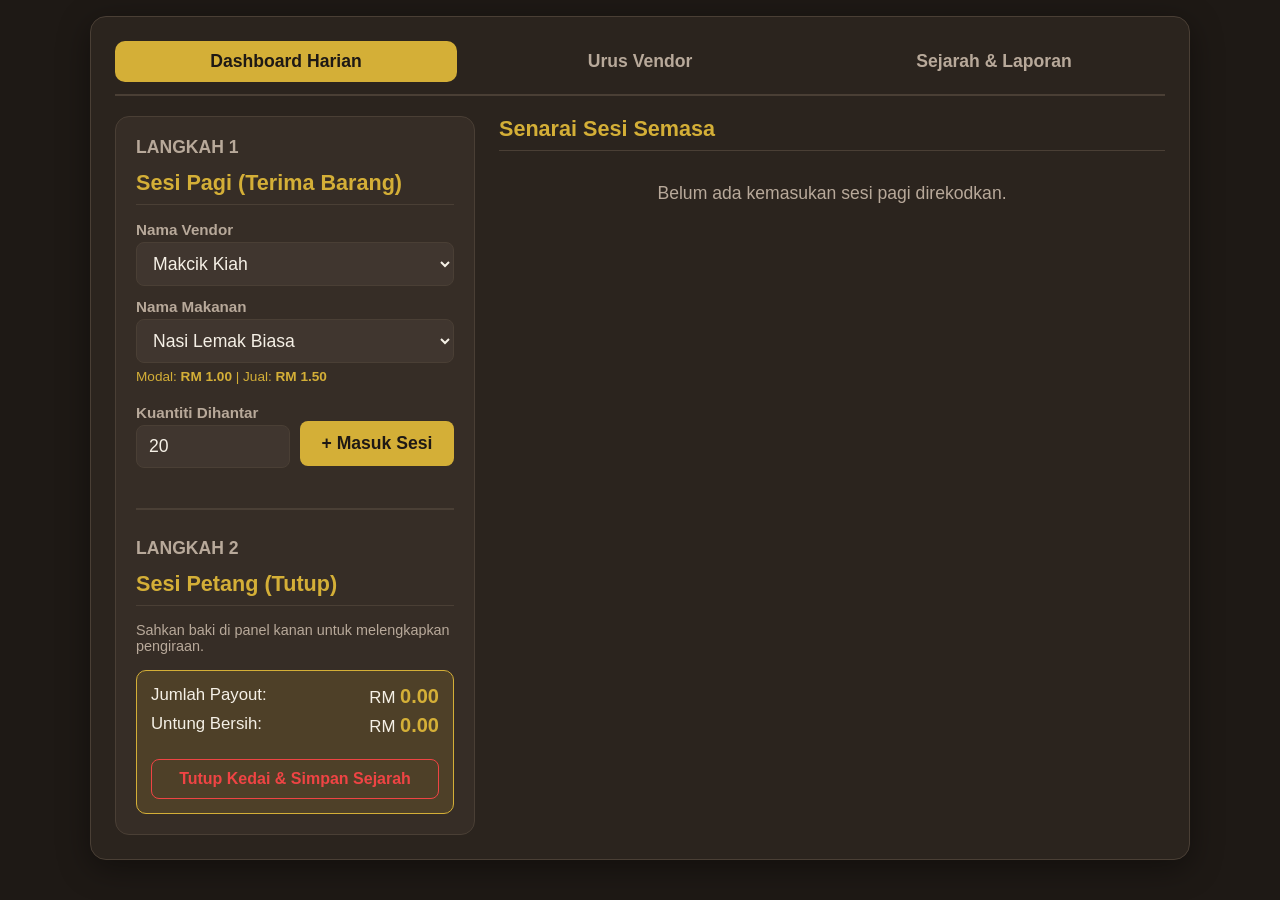
<file: index.html>
<!DOCTYPE html>
<html lang="en">

<head>
    <meta charset="UTF-8">
    <meta name="viewport" content="width=device-width, initial-scale=1.0">
    <title>Sistem Warung</title>
    <link rel="stylesheet" href="style.css">
    <link rel="manifest" href="manifest.json">
    <meta name="view-transition" content="same-origin">
    <meta name="apple-mobile-web-app-capable" content="yes">
    <meta name="apple-mobile-web-app-status-bar-style" content="black-translucent">
    <link rel="apple-touch-icon" href="icon.png">
</head>

<body>
    <div class="container">
        <nav class="nav-menu">
            <a href="index.html" class="active">Dashboard Harian</a>
            <a href="vendors.html">Urus Vendor</a>
            <a href="sejarah.html">Sejarah & Laporan</a>
        </nav>

        <div class="dashboard-grid">
            <!-- Left Side: Workflow Form -->
            <div class="form-panel">
                <h2 style="font-size: 1.1rem; color: var(--text-muted); border-bottom: none; margin-bottom: 4px;">
                    LANGKAH 1</h2>
                <h2 style="margin-top: 0; padding-top: 0;">Sesi Pagi (Terima Barang)</h2>

                <div class="form-group">
                    <label>Nama Vendor</label>
                    <select id="vendorName"></select>
                </div>

                <div class="form-group" style="margin-bottom: 20px;">
                    <label>Nama Makanan</label>
                    <select id="foodName" style="margin-bottom: 6px;"></select>
                    <p id="pricePreview" style="font-size: 0.85rem; color: var(--accent-gold);"></p>
                </div>

                <div class="form-row">
                    <div class="form-group">
                        <label>Kuantiti Dihantar</label>
                        <input type="number" id="qtyHantar" value="20" min="1">
                    </div>
                    <div class="form-group" style="display: flex; align-items: flex-end;">
                        <button id="btnTambahPagi" class="btn-primary" style="margin-bottom: 2px;">+ Masuk Sesi</button>
                    </div>
                </div>

                <hr style="border: 1px solid var(--border-color); margin: 28px 0;">

                <h2 style="font-size: 1.1rem; color: var(--text-muted); border-bottom: none; margin-bottom: 4px;">
                    LANGKAH 2</h2>
                <h2 style="margin-top: 0; padding-top: 0;">Sesi Petang (Tutup)</h2>
                <p style="font-size: 0.9rem; color: var(--text-muted); margin-bottom: 12px;">Sahkan baki di panel kanan
                    untuk melengkapkan pengiraan.</p>

                <div class="results grand-total">
                    <p>Jumlah Payout: <span>RM <b id="grandPayout">0.00</b></span></p>
                    <p>Untung Bersih: <span>RM <b id="grandUntung">0.00</b></span></p>
                    <button id="btnTutup" class="btn-danger" style="margin-top: 16px;">Tutup Kedai & Simpan
                        Sejarah</button>
                </div>
            </div>

            <!-- Right Side: Active Session Feed -->
            <div class="feed-panel">
                <h2 style="text-align: left; margin-bottom: 12px;">Senarai Sesi Semasa</h2>
                <div id="senaraiContainer"></div>
            </div>
        </div>
    </div>

    <script src="database.js"></script>
    <script src="app.js"></script>
    <script>
        if ('serviceWorker' in navigator) {
            window.addEventListener('load', () => { navigator.serviceWorker.register('sw.js'); });
        }
    </script>
</body>

</html>
</file>
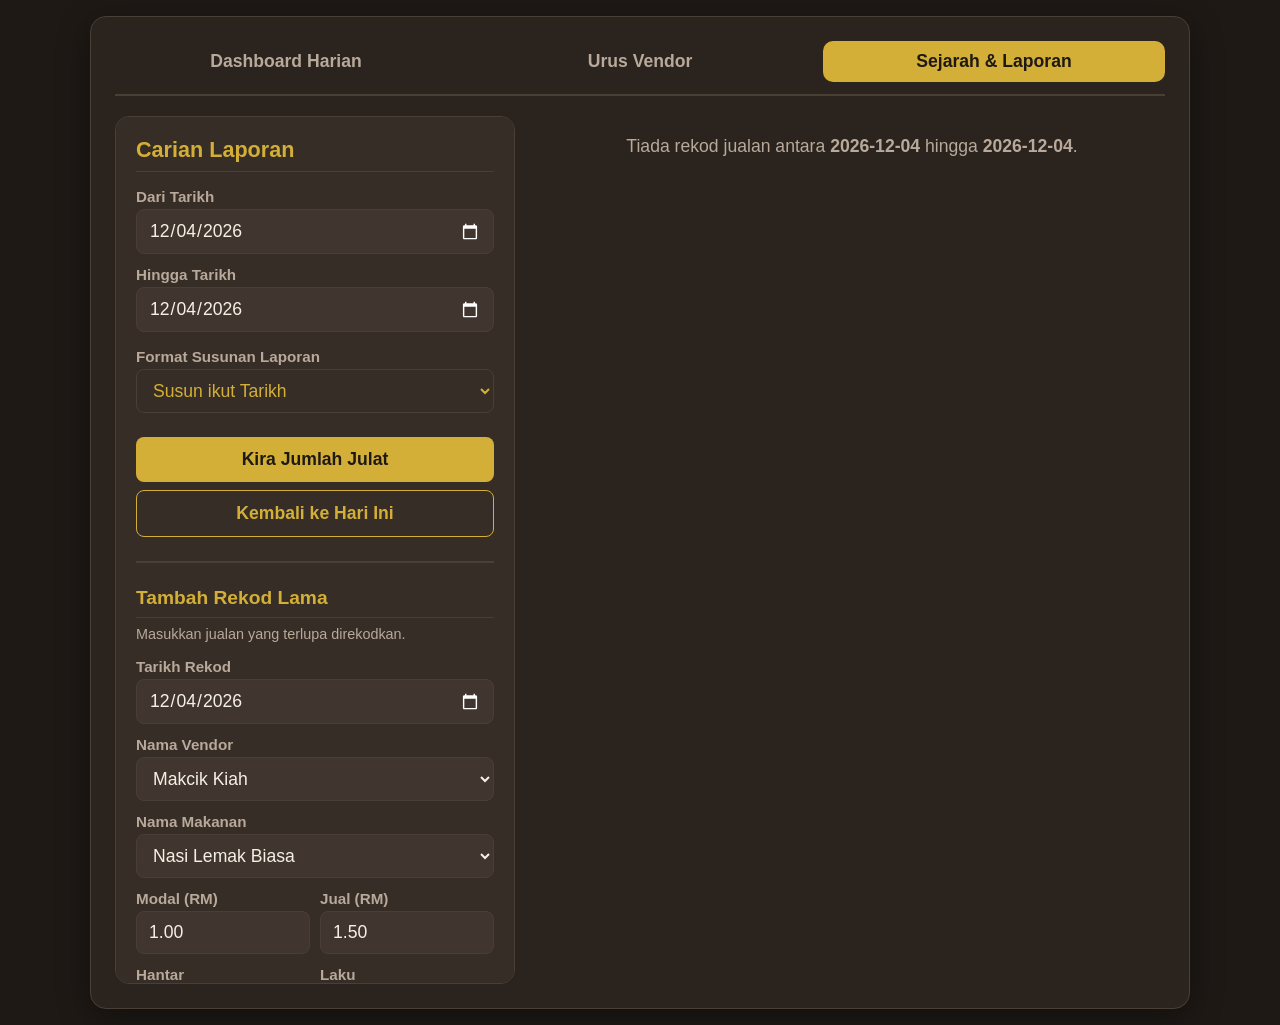
<file: sejarah.html>
<!DOCTYPE html>
<html lang="en">

<head>
    <meta charset="UTF-8">
    <meta name="viewport" content="width=device-width, initial-scale=1.0">
    <title>Sistem Warung - Sejarah</title>
    <link rel="stylesheet" href="style.css">
    <link rel="manifest" href="manifest.json">
    <meta name="view-transition" content="same-origin">
    <meta name="apple-mobile-web-app-capable" content="yes">
    <meta name="apple-mobile-web-app-status-bar-style" content="black-translucent">
</head>

<body>
    <div class="container">
        <nav class="nav-menu">
            <a href="index.html">Dashboard Harian</a>
            <a href="vendors.html">Urus Vendor</a>
            <a href="sejarah.html" class="active">Sejarah & Laporan</a>
        </nav>

        <div class="management-grid">
            <div class="form-panel">
                <h2>Carian Laporan</h2>

                <div class="form-group">
                    <label>Dari Tarikh</label>
                    <input type="date" id="tarikhMula">
                </div>
                <div class="form-group">
                    <label>Hingga Tarikh</label>
                    <input type="date" id="tarikhAkhir">
                </div>

                <!-- NEW: Sorting Format Dropdown -->
                <div class="form-group" style="margin-top: 16px;">
                    <label>Format Susunan Laporan</label>
                    <select id="formatPaparan" style="background-color: var(--bg-card); color: var(--accent-gold);">
                        <option value="byDate">Susun ikut Tarikh</option>
                        <option value="byFood">Susun ikut Makanan</option>
                    </select>
                </div>

                <button id="btnFilterRange" class="btn-primary" style="margin-top: 12px;">Kira Jumlah Julat</button>
                <button id="btnSetHariIni" class="btn-primary"
                    style="margin-top: 8px; background-color: transparent; border: 1.5px solid var(--accent-gold); color: var(--accent-gold);">Kembali
                    ke Hari Ini</button>

                <hr style="border: 1px solid var(--border-color); margin: 24px 0;">

                <h2 style="font-size: 1.2rem; margin-bottom: 8px;">Tambah Rekod Lama</h2>
                <p style="font-size: 0.9rem; color: var(--text-muted); margin-bottom: 16px;">Masukkan jualan yang
                    terlupa direkodkan.</p>

                <div class="form-group">
                    <label>Tarikh Rekod</label>
                    <input type="date" id="manualTarikh">
                </div>
                <div class="form-group">
                    <label>Nama Vendor</label>
                    <select id="manualVendorName"></select>
                </div>
                <div class="form-group">
                    <label>Nama Makanan</label>
                    <select id="manualFoodName"></select>
                </div>

                <div class="form-row">
                    <div class="form-group">
                        <label>Modal (RM)</label>
                        <input type="number" id="manualHargaV" value="1.00" step="0.10">
                    </div>
                    <div class="form-group">
                        <label>Jual (RM)</label>
                        <input type="number" id="manualHargaJ" value="1.50" step="0.10">
                    </div>
                </div>

                <div class="form-row">
                    <div class="form-group">
                        <label>Hantar</label>
                        <input type="number" id="manualQtyHantar" value="20">
                    </div>
                    <div class="form-group">
                        <label>Laku</label>
                        <input type="number" id="manualQtyLaku" value="0">
                    </div>
                </div>

                <button id="btnTambahManual" class="btn-primary">+ Tambah ke Sejarah</button>
            </div>

            <div class="feed-panel">
                <div id="sejarahContainer">
                    <p style="text-align:center; color: var(--text-muted); margin-top:20px; font-size: 1.1rem;">Sila
                        pilih tarikh untuk melihat rekod.</p>
                </div>
            </div>
        </div>
    </div>

    <script src="database.js"></script>
    <script src="sejarah.js"></script>
    <script>
        if ('serviceWorker' in navigator) {
            window.addEventListener('load', () => { navigator.serviceWorker.register('sw.js'); });
        }
    </script>
</body>

</html>
</file>
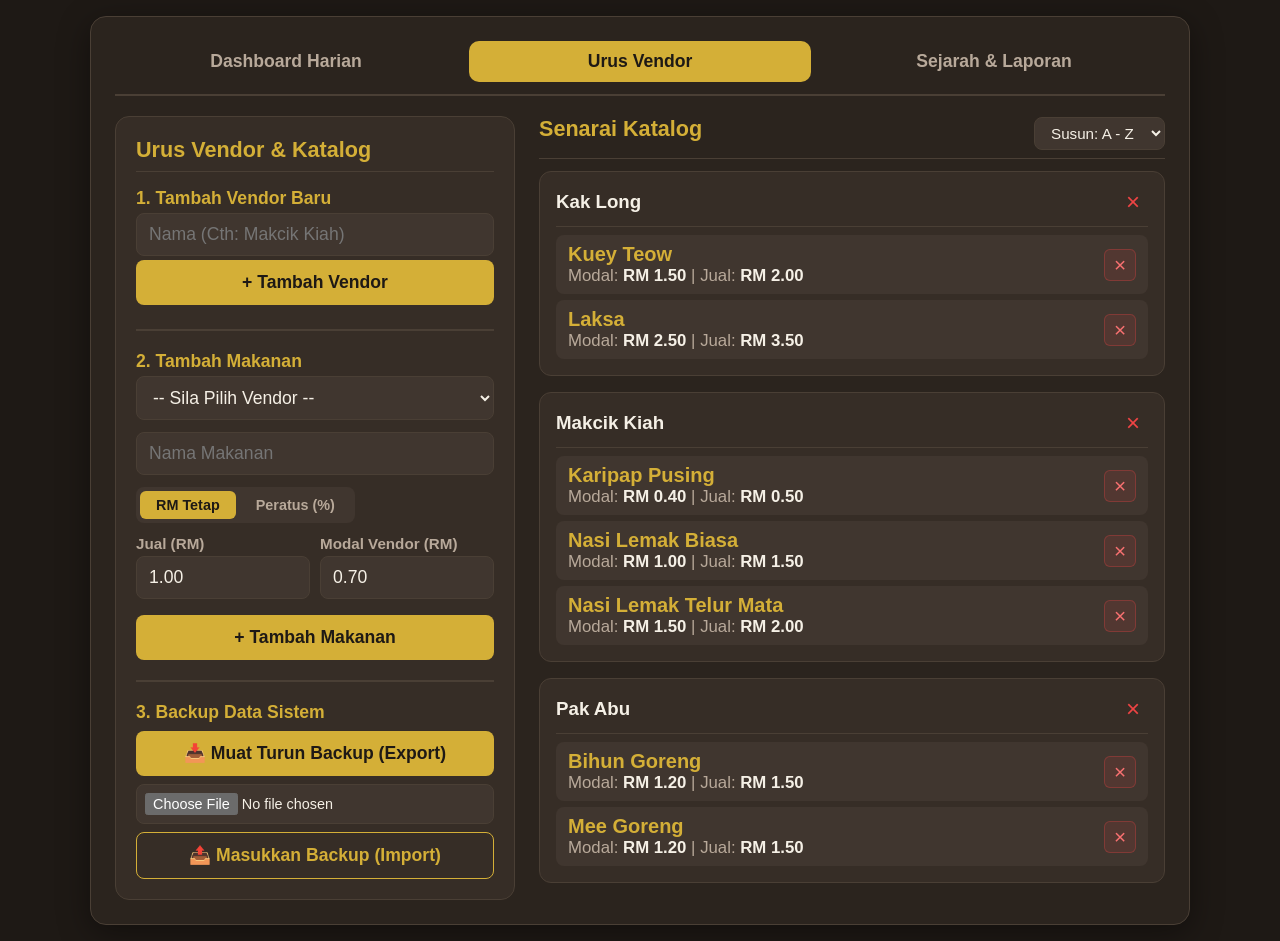
<file: vendors.html>
<!DOCTYPE html>
<html lang="en">

<head>
    <meta charset="UTF-8">
    <meta name="viewport" content="width=device-width, initial-scale=1.0">
    <title>Sistem Warung - Urus Vendor</title>
    <link rel="stylesheet" href="style.css">
    <link rel="manifest" href="manifest.json">
    <meta name="view-transition" content="same-origin">
    <meta name="apple-mobile-web-app-capable" content="yes">
    <meta name="apple-mobile-web-app-status-bar-style" content="black-translucent">
    <link rel="apple-touch-icon" href="icon.png">
</head>

<body>
    <div class="container">
        <nav class="nav-menu">
            <a href="index.html">Dashboard Harian</a>
            <a href="vendors.html" class="active">Urus Vendor</a>
            <a href="sejarah.html">Sejarah & Laporan</a>
        </nav>

        <div class="management-grid">
            <div class="form-panel">
                <h2>Urus Vendor & Katalog</h2>

                <div class="form-group" style="margin-bottom: 24px;">
                    <label style="color: var(--accent-gold); font-size: 1.1rem;">1. Tambah Vendor Baru</label>
                    <input type="text" id="newVendorName" placeholder="Nama (Cth: Makcik Kiah)">
                    <button id="btnAddVendor" class="btn-primary">+ Tambah Vendor</button>
                </div>

                <hr style="border: 1px solid var(--border-color); margin-bottom: 20px;">

                <div class="form-group">
                    <label style="color: var(--accent-gold); font-size: 1.1rem;">2. Tambah Makanan</label>
                    <select id="selectVendorForFood" style="margin-bottom: 12px;"></select>
                    <input type="text" id="newFoodName" placeholder="Nama Makanan" style="margin-bottom: 12px;">

                    <!-- NEW: Pricing Mode Toggle -->
                    <div
                        style="display: flex; gap: 4px; margin-bottom: 12px; background: var(--bg-input); padding: 4px; border-radius: 8px; width: max-content;">
                        <button id="btnJenisTetap" class="toggle-btn active" style="padding: 6px 16px;">RM
                            Tetap</button>
                        <button id="btnJenisPeratus" class="toggle-btn" style="padding: 6px 16px;">Peratus (%)</button>
                    </div>

                    <div class="form-row">
                        <div class="form-group">
                            <label>Jual (RM)</label>
                            <input type="number" id="newHargaJ" value="1.00" step="0.10">
                        </div>
                        <div class="form-group">
                            <!-- This label will change based on the toggle -->
                            <label id="labelHargaV">Modal Vendor (RM)</label>
                            <input type="number" id="newHargaV" value="0.70" step="0.10">
                        </div>
                    </div>
                    <button id="btnAddFood" class="btn-primary">+ Tambah Makanan</button>
                </div>

                <hr style="border: 1px solid var(--border-color); margin: 20px 0;">

                <div>
                    <label style="color: var(--accent-gold); font-size: 1.1rem;">3. Backup Data Sistem</label>
                    <button onclick="exportSemuaData()" class="btn-primary" style="margin-bottom: 8px;">📥 Muat Turun
                        Backup (Export)</button>
                    <input type="file" id="importFile" accept=".json" style="padding: 8px; font-size: 0.9rem;">
                    <button id="btnImport" class="btn-primary"
                        style="margin-top: 8px; background-color: transparent; border: 1.5px solid var(--accent-gold); color: var(--accent-gold);">📤
                        Masukkan Backup (Import)</button>
                </div>
            </div>

            <!-- RIGHT PANEL: Live Catalog with Sorting -->
            <div class="feed-panel">
                <div
                    style="display: flex; justify-content: space-between; align-items: center; margin-bottom: 12px; border-bottom: 1px solid var(--border-color); padding-bottom: 8px;">
                    <h2 style="margin-bottom: 0; border: none;">Senarai Katalog</h2>
                    <select id="sortKatalog" style="width: auto; padding: 6px 12px; font-size: 0.95rem;">
                        <option value="az">Susun: A - Z</option>
                        <option value="za">Susun: Z - A</option>
                    </select>
                </div>
                <div id="katalogContainer"></div>
            </div>
        </div>
    </div>

    <script src="database.js"></script>
    <script src="vendors.js"></script>
    <script>
        if ('serviceWorker' in navigator) {
            window.addEventListener('load', () => { navigator.serviceWorker.register('sw.js'); });
        }
    </script>
</body>

</html>
</file>
<file: style.css>
/* =========================================
   ZHONGLI / GEO THEME (Dark Coffee & Gold) 
   ========================================= */

:root {
    /* Backgrounds */
    --bg-page: #1e1915;
    /* Very dark coffee brown */
    --bg-panel: #2b241e;
    /* Slightly lighter charcoal brown */
    --bg-card: #362d26;
    /* Warm dark grey-brown for cards */
    --bg-input: #40362f;
    /* Input field background */

    /* Accents (Geo Gold/Yellow) */
    --accent-gold: #d4af37;
    /* Metallic ginkgo gold */
    --accent-gold-hover: #e5c158;
    --accent-gold-muted: rgba(212, 175, 55, 0.15);

    /* Text Colors */
    --text-main: #f5f0e6;
    /* Soft parchment white */
    --text-muted: #b8a99a;
    /* Muted sand/beige */
    --text-dark: #1e1915;
    /* Dark brown for buttons/contrast */

    /* UI Elements */
    --border-color: #4a3f35;
    --danger: #ef4444;
    /* Keep red for deletes */
    --whatsapp: #22c55e;
    /* Keep green for WhatsApp recognition */
}

/* Reset and Base Styles */
* {
    box-sizing: border-box;
    margin: 0;
    padding: 0;
    font-family: -apple-system, BlinkMacSystemFont, "Segoe UI", Roboto, sans-serif;
}

body {
    background-color: var(--bg-page);
    color: var(--text-main);
    display: flex;
    justify-content: center;
    padding: 16px;
}

/* The "Mobile Phone" Container */
.container {
    background-color: var(--bg-panel);
    width: 100%;
    max-width: 1100px;
    border-radius: 16px;
    box-shadow: 0 8px 32px rgba(0, 0, 0, 0.4);
    padding: 24px;
    border: 1px solid var(--border-color);
}

.dashboard-grid,
.management-grid {
    display: grid;
    grid-template-columns: 1fr;
    gap: 24px;
}

/* Tablet / iPad Landscape Layout */
@media (min-width: 768px) {
    .dashboard-grid {
        grid-template-columns: 360px 1fr;
        align-items: start;
    }

    .management-grid {
        grid-template-columns: 400px 1fr;
        gap: 24px;
        align-items: start;
    }

    .form-panel {
        position: sticky;
        top: 16px;
        background: var(--bg-card);
        padding: 20px;
        border-radius: 14px;
        border: 1px solid var(--border-color);
        max-height: calc(100vh - 32px);
        overflow-y: auto;
    }
}

/* Typography & Headings */
h2 {
    color: var(--accent-gold);
    font-size: 1.35rem;
    margin-bottom: 16px;
    border-bottom: 1px solid var(--border-color);
    padding-bottom: 8px;
}

h3 {
    color: var(--text-main);
}

/* Form Layout */
.form-group {
    margin-bottom: 12px;
}

.form-row {
    display: flex;
    gap: 10px;
}

.form-row .form-group {
    flex: 1;
}

label {
    display: block;
    font-size: 0.95rem;
    color: var(--text-muted);
    margin-bottom: 4px;
    font-weight: 600;
}

input,
select {
    width: 100%;
    padding: 10px 12px;
    border: 1.5px solid var(--border-color);
    border-radius: 8px;
    font-size: 1.1rem;
    color: var(--text-main);
    background-color: var(--bg-input);
    color-scheme: dark;
    /* Makes date picker icon white */
}

input:focus,
select:focus {
    outline: none;
    border-color: var(--accent-gold);
}

/* Navigation Menu */
.nav-menu {
    display: flex;
    gap: 12px;
    margin-bottom: 20px;
    border-bottom: 2px solid var(--border-color);
    padding-bottom: 12px;
}

.nav-menu a {
    flex: 1;
    text-align: center;
    text-decoration: none;
    color: var(--text-muted);
    font-weight: 700;
    font-size: 1.1rem;
    padding: 10px 0;
    border-radius: 10px;
    transition: all 0.2s ease;
}

.nav-menu a.active {
    background-color: var(--accent-gold);
    color: var(--text-dark);
}

/* Buttons */
.btn-primary {
    width: 100%;
    padding: 12px;
    background-color: var(--accent-gold);
    color: var(--text-dark);
    border: none;
    border-radius: 8px;
    font-size: 1.1rem;
    font-weight: 700;
    cursor: pointer;
    margin-top: 4px;
    transition: background-color 0.2s ease;
}

.btn-primary:hover {
    background-color: var(--accent-gold-hover);
}

.btn-danger {
    width: 100%;
    padding: 10px;
    background-color: transparent;
    color: var(--danger);
    border: 1.5px solid var(--danger);
    border-radius: 8px;
    font-size: 1rem;
    font-weight: 700;
    cursor: pointer;
    margin-top: 8px;
}

.btn-padam,
.btn-del {
    background: rgba(239, 68, 68, 0.1);
    color: #f87171;
    border: 1px solid rgba(239, 68, 68, 0.3);
    border-radius: 6px;
    cursor: pointer;
}

.btn-del {
    font-size: 1.3rem;
    width: 32px;
    height: 32px;
    display: flex;
    align-items: center;
    justify-content: center;
}

/* Left Panel Summary (Grand Total) */
.grand-total {
    margin-top: 16px;
    background-color: var(--accent-gold-muted);
    border: 1.5px solid var(--accent-gold);
    padding: 14px;
    border-radius: 10px;
}

.grand-total p {
    font-size: 1.05rem;
    color: var(--text-main);
    display: flex;
    justify-content: space-between;
    margin-bottom: 6px;
}

.grand-total p b {
    font-size: 1.25rem;
    color: var(--accent-gold);
}

/* Right Panel: Compact Vendor Cards */
.vendor-group {
    background-color: var(--bg-card);
    border: 1px solid var(--border-color);
    border-radius: 12px;
    padding: 16px;
    margin-bottom: 16px;
}

.vendor-header {
    display: flex;
    justify-content: space-between;
    align-items: center;
    border-bottom: 1px solid var(--border-color);
    padding-bottom: 10px;
    margin-bottom: 8px;
}

.vendor-payout-text {
    font-size: 1.15rem;
    color: var(--text-muted);
}

.vendor-payout-text b {
    font-size: 1.35rem;
    color: var(--accent-gold);
}

/* Compact Item Rows */
.item-row {
    display: flex;
    justify-content: space-between;
    align-items: center;
    padding: 8px 12px;
    background: var(--bg-input);
    border-radius: 8px;
    margin-top: 6px;
}

.item-main {
    display: flex;
    flex-direction: column;
}

.item-name {
    font-size: 1.25rem;
    font-weight: 700;
    color: var(--accent-gold);
}

.item-stats {
    font-size: 1.05rem;
    color: var(--text-muted);
}

.item-stats b {
    color: var(--text-main);
}

.item-right {
    display: flex;
    align-items: center;
    gap: 12px;
}

.item-amount {
    font-size: 1.4rem;
    font-weight: 700;
    color: var(--text-main);
}

/* Auto-Calculate Mode Toggle */
.toggle-container {
    display: flex;
    background: var(--bg-input);
    border-radius: 8px;
    padding: 3px;
    gap: 2px;
}

.toggle-btn {
    background: transparent;
    border: none;
    padding: 6px 12px;
    border-radius: 6px;
    font-size: 0.9rem;
    font-weight: 600;
    color: var(--text-muted);
    cursor: pointer;
}

.toggle-btn.active {
    background: var(--accent-gold);
    color: var(--text-dark);
}

/* WhatsApp Button */
.btn-whatsapp-compact {
    background-color: var(--whatsapp);
    color: #000;
    border: none;
    padding: 10px 16px;
    border-radius: 8px;
    font-size: 1rem;
    font-weight: 700;
    cursor: pointer;
}

/* Phase 2.3: Active Session UI */
.baki-input-box {
    width: 70px;
    padding: 8px;
    text-align: center;
    border: 1.5px solid var(--border-color);
    border-radius: 6px;
    background: var(--bg-page);
    color: var(--text-main);
    font-size: 1.1rem;
}

.baki-input-box:focus {
    border-color: var(--accent-gold);
    outline: none;
}

.btn-sahkan {
    background: var(--accent-gold);
    color: var(--text-dark);
    border: none;
    padding: 8px 12px;
    border-radius: 6px;
    font-weight: bold;
    font-size: 0.95rem;
    cursor: pointer;
    transition: background 0.2s ease;
}

.btn-sahkan:hover {
    background: var(--accent-gold-hover);
}

.btn-undo {
    background: transparent;
    color: var(--text-muted);
    border: 1px solid var(--border-color);
    padding: 4px 10px;
    border-radius: 4px;
    font-size: 0.85rem;
    cursor: pointer;
    margin-top: 4px;
}

/* =========================================
   PAGE TRANSITION ANIMATIONS
   ========================================= */

/* 1. Native Cross-Document View Transitions */
@view-transition {
    navigation: auto;
}

/* 2. Fallback Smooth Load Animation */
@keyframes smoothLoad {
    0% {
        opacity: 0;
        transform: translateY(12px);
    }

    100% {
        opacity: 1;
        transform: translateY(0);
    }
}

.dashboard-grid,
.management-grid {
    animation: smoothLoad 0.35s cubic-bezier(0.25, 0.8, 0.25, 1) forwards;
}

/* Optional: Make the Nav Menu buttons feel more responsive to touch */
.nav-menu a {
    transition: background-color 0.2s ease, color 0.2s ease, transform 0.1s ease;
}

.nav-menu a:active {
    transform: scale(0.96);
}
</file>
